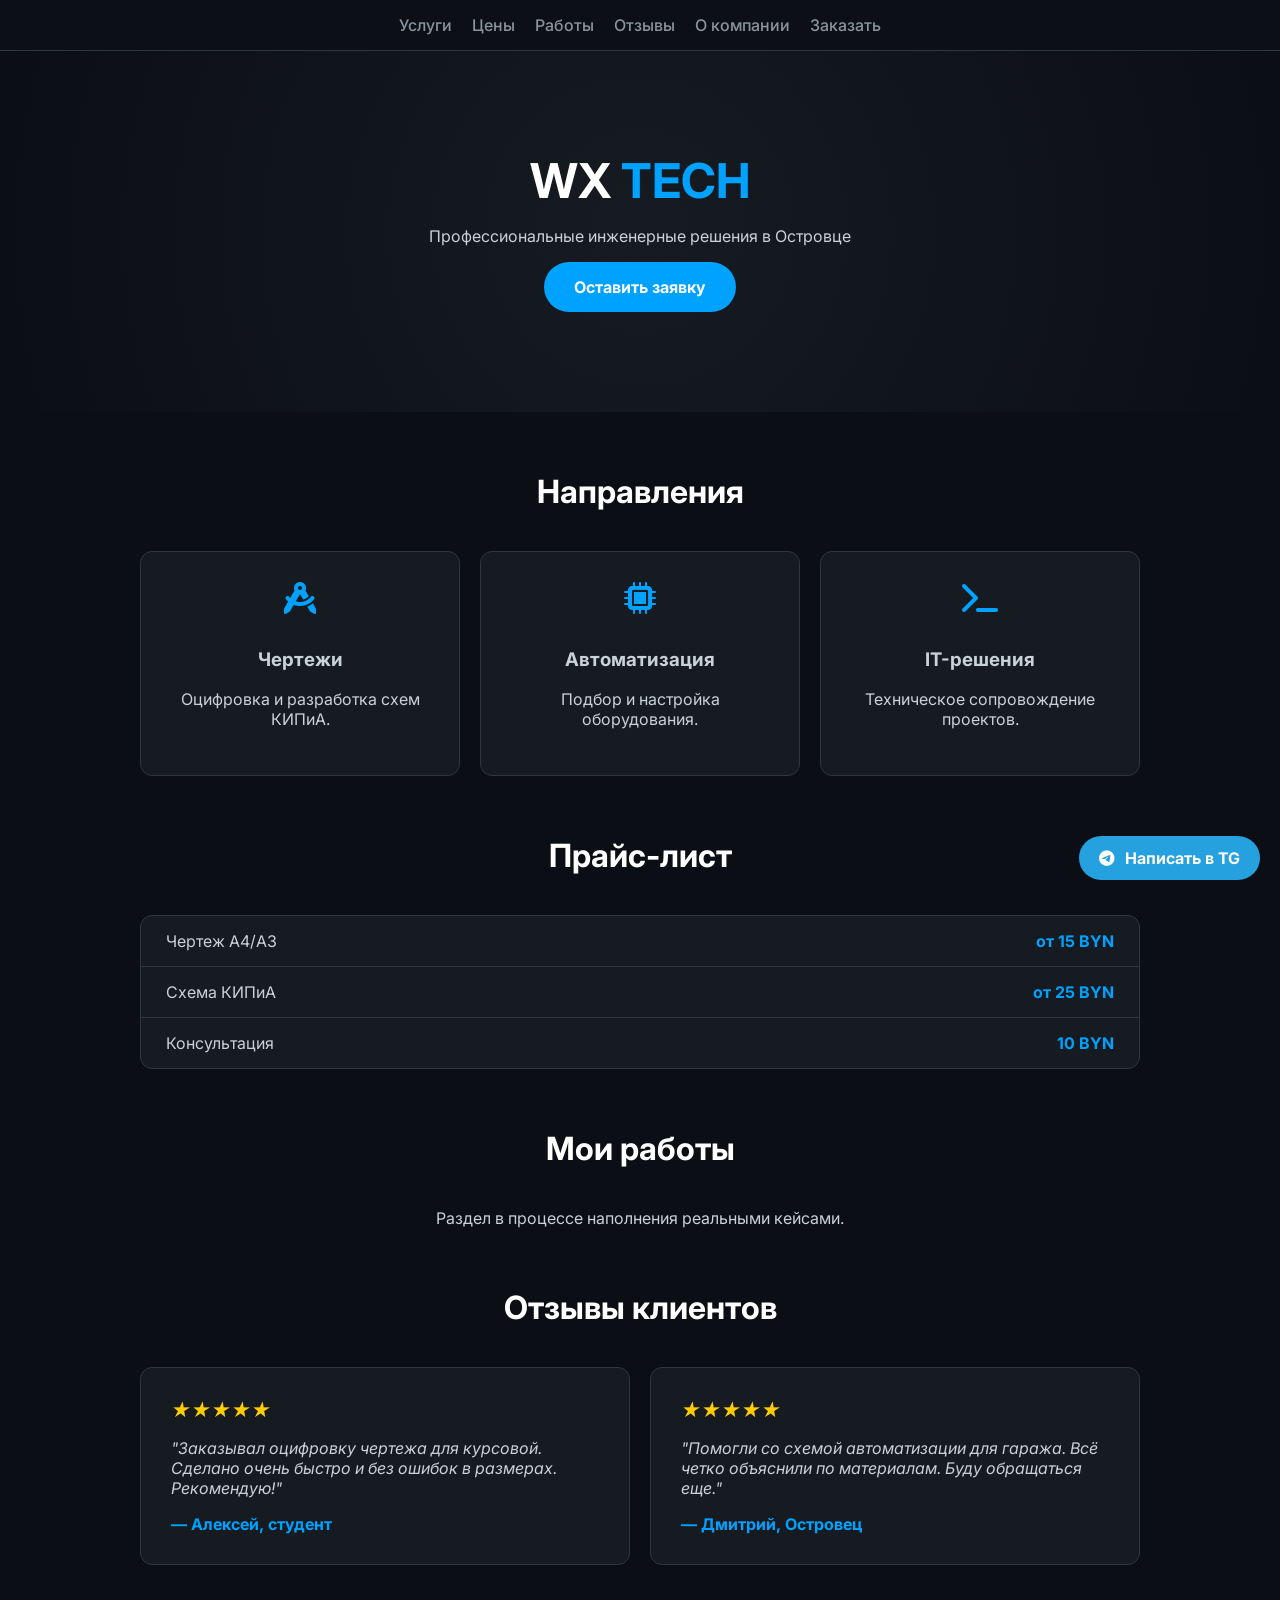
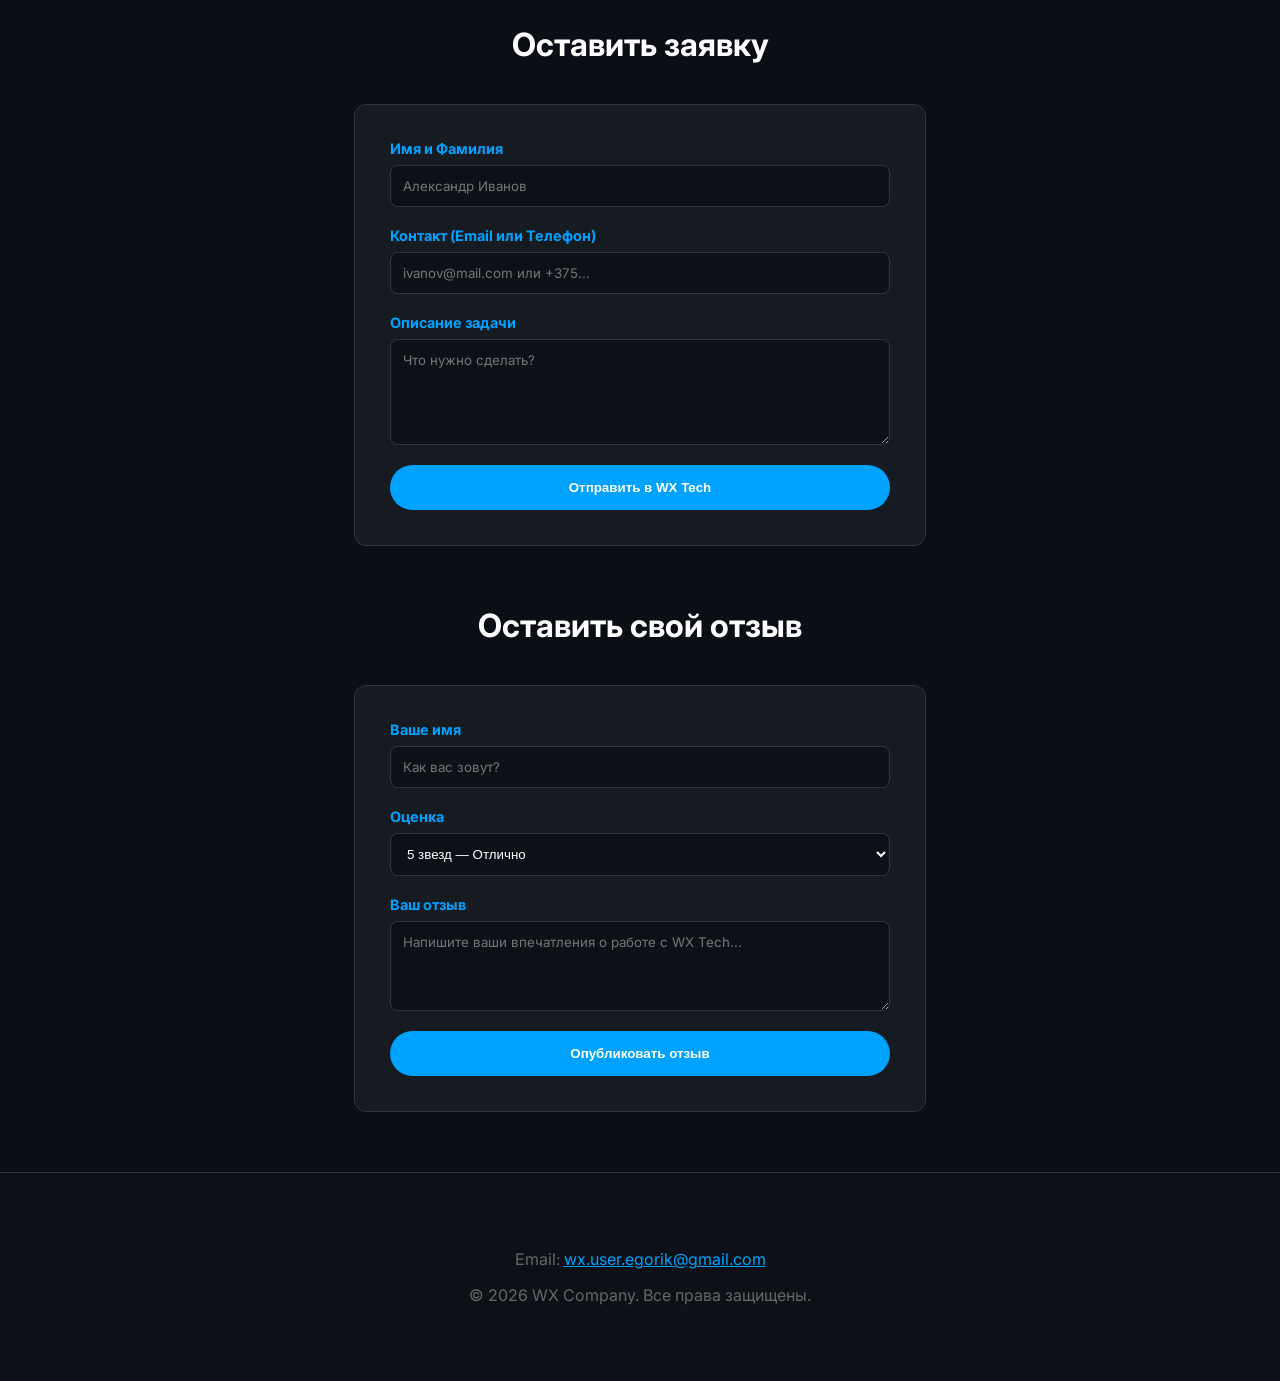
<file: index.html>
<!DOCTYPE html>
<html lang="ru">
<head>
    <meta charset="UTF-8">
    <meta name="viewport" content="width=device-width, initial-scale=1.0">
    <title>WX Tech | Чертежи на заказ и КИПиА в Островце</title>
    <meta name="description" content="WX Tech — проектирование, оцифровка чертежей и услуги КИПиА в Островце.">
    
    <link rel="stylesheet" href="https://cdnjs.cloudflare.com/ajax/libs/font-awesome/6.0.0/css/all.min.css">
    <link href="https://fonts.googleapis.com/css2?family=Inter:wght@300;400;700&display=swap" rel="stylesheet">
    
    <link rel="stylesheet" href="style.css">
</head>
<body>
    <nav>
        <a href="#services">Услуги</a>
        <a href="#price">Цены</a>
        <a href="#portfolio">Работы</a>
        <a href="#reviews">Отзывы</a>
        <a href="about.html">О компании</a> <a href="#contact-form">Заказать</a>
    </nav>

    <header>
        <h1>WX <span style="color: var(--main-blue);">TECH</span></h1>
        <p>Профессиональные инженерные решения в Островце</p>
        <a href="#contact-form" class="btn">Оставить заявку</a>
    </header>

    <div class="container" id="services">
        <h2 class="section-title">Направления</h2>
        <div class="card-grid">
            <div class="card"><i class="fas fa-drafting-compass"></i><h3>Чертежи</h3><p>Оцифровка и разработка схем КИПиА.</p></div>
            <div class="card"><i class="fas fa-microchip"></i><h3>Автоматизация</h3><p>Подбор и настройка оборудования.</p></div>
            <div class="card"><i class="fas fa-terminal"></i><h3>IT-решения</h3><p>Техническое сопровождение проектов.</p></div>
        </div>
    </div>

    <div class="container" id="price">
        <h2 class="section-title">Прайс-лист</h2>
        <div class="price-table">
            <div class="price-item"><span>Чертеж А4/А3</span><span class="cost">от 15 BYN</span></div>
            <div class="price-item"><span>Схема КИПиА</span><span class="cost">от 25 BYN</span></div>
            <div class="price-item"><span>Консультация</span><span class="cost">10 BYN</span></div>
        </div>
    </div>

    <div class="container" id="portfolio">
        <h2 class="section-title">Мои работы</h2>
        <p>Раздел в процессе наполнения реальными кейсами.</p>
    </div>

    <div class="container" id="reviews">
        <h2 class="section-title">Отзывы клиентов</h2>
            <div class="card-grid">
                <div class="card review-card">
                    <div class="stars">★★★★★</div>
                        <p>"Заказывал оцифровку чертежа для курсовой. Сделано очень быстро и без ошибок в размерах. Рекомендую!"</p>
                        <span class="client-name">— Алексей, студент</span>
    </div>
        
        <div class="card review-card">
            <div class="stars">★★★★★</div>
            <p>"Помогли со схемой автоматизации для гаража. Всё четко объяснили по материалам. Буду обращаться еще."</p>
            <span class="client-name">— Дмитрий, Островец</span>
        </div>
        </div>
    </div>



    <div class="container" id="contact-form">
        <h2 class="section-title">Оставить заявку</h2>
        <div class="form-container">
            <form action="https://formspree.io/f/xlgalrjq" method="POST">
                <div class="form-group">
                    <label>Имя и Фамилия</label>
                    <input type="text" name="name" placeholder="Александр Иванов" required pattern="^[А-Яа-яЁёA-Za-z]+\s[А-Яа-яЁёA-Za-z]+$">
                </div>
                <div class="form-group">
                    <label>Контакт (Email или Телефон)</label>
                    <input type="text" name="contact" placeholder="ivanov@mail.com или +375..." required minlength="7">
                </div>
                <div class="form-group">
                    <label>Описание задачи</label>
                    <textarea name="message" rows="5" placeholder="Что нужно сделать?" required minlength="10"></textarea>
                </div>
                <button type="submit" class="btn" style="width: 100%;">Отправить в WX Tech</button>
            </form>
        </div>
    </div>

    <div class="container" id="add-review">
        <h2 class="section-title">Оставить свой отзыв</h2>
            <div class="form-container">
                <form action="https://formspree.io/f/xwvazvny" method="POST">
                <div class="form-group">
                    <label>Ваше имя</label>
                    <input type="text" name="client_name" placeholder="Как вас зовут?" required pattern="^[А-Яа-яЁёA-Za-z]+\s[А-Яа-яЁёA-Za-z]+$">
                </div>
                <div class="form-group">
                    <label>Оценка</label>
                    <select name="rating" style="width: 100%; padding: 12px; background: #0d1117; border: 1px solid #30363d; border-radius: 8px; color: white;">
                        <option value="5">5 звезд — Отлично</option>
                        <option value="4">4 звезды — Хорошо</option>
                        <option value="3">3 звезды — Удовлетворительно</option>
                        <option value="2">2 звезды — Плохо</option>
                        <option value="1">1 звезда — Ужасно</option>
                    </select>
                </div>
                <div class="form-group">
                    <label>Ваш отзыв</label>
                    <textarea name="review_text" rows="4" placeholder="Напишите ваши впечатления о работе с WX Tech..." required minlength="10"></textarea>
                </div>
                    <button type="submit" class="btn" style="width: 100%;">Опубликовать отзыв</button>
                </form>
            </div>
    </div>

    <footer>
        <p>Email: <a href="mailto:wx.user.egorik@gmail.com" style="color: var(--main-blue);">wx.user.egorik@gmail.com</a></p>
        <p>&copy; 2026 WX Company. Все права защищены.</p>
    </footer>

    <a href="https://t.me/user_egor" class="tg-button" target="_blank">
        <i class="fab fa-telegram-plane"></i> <span>Написать в TG</span>
    </a>
</body>
</html>
</file>
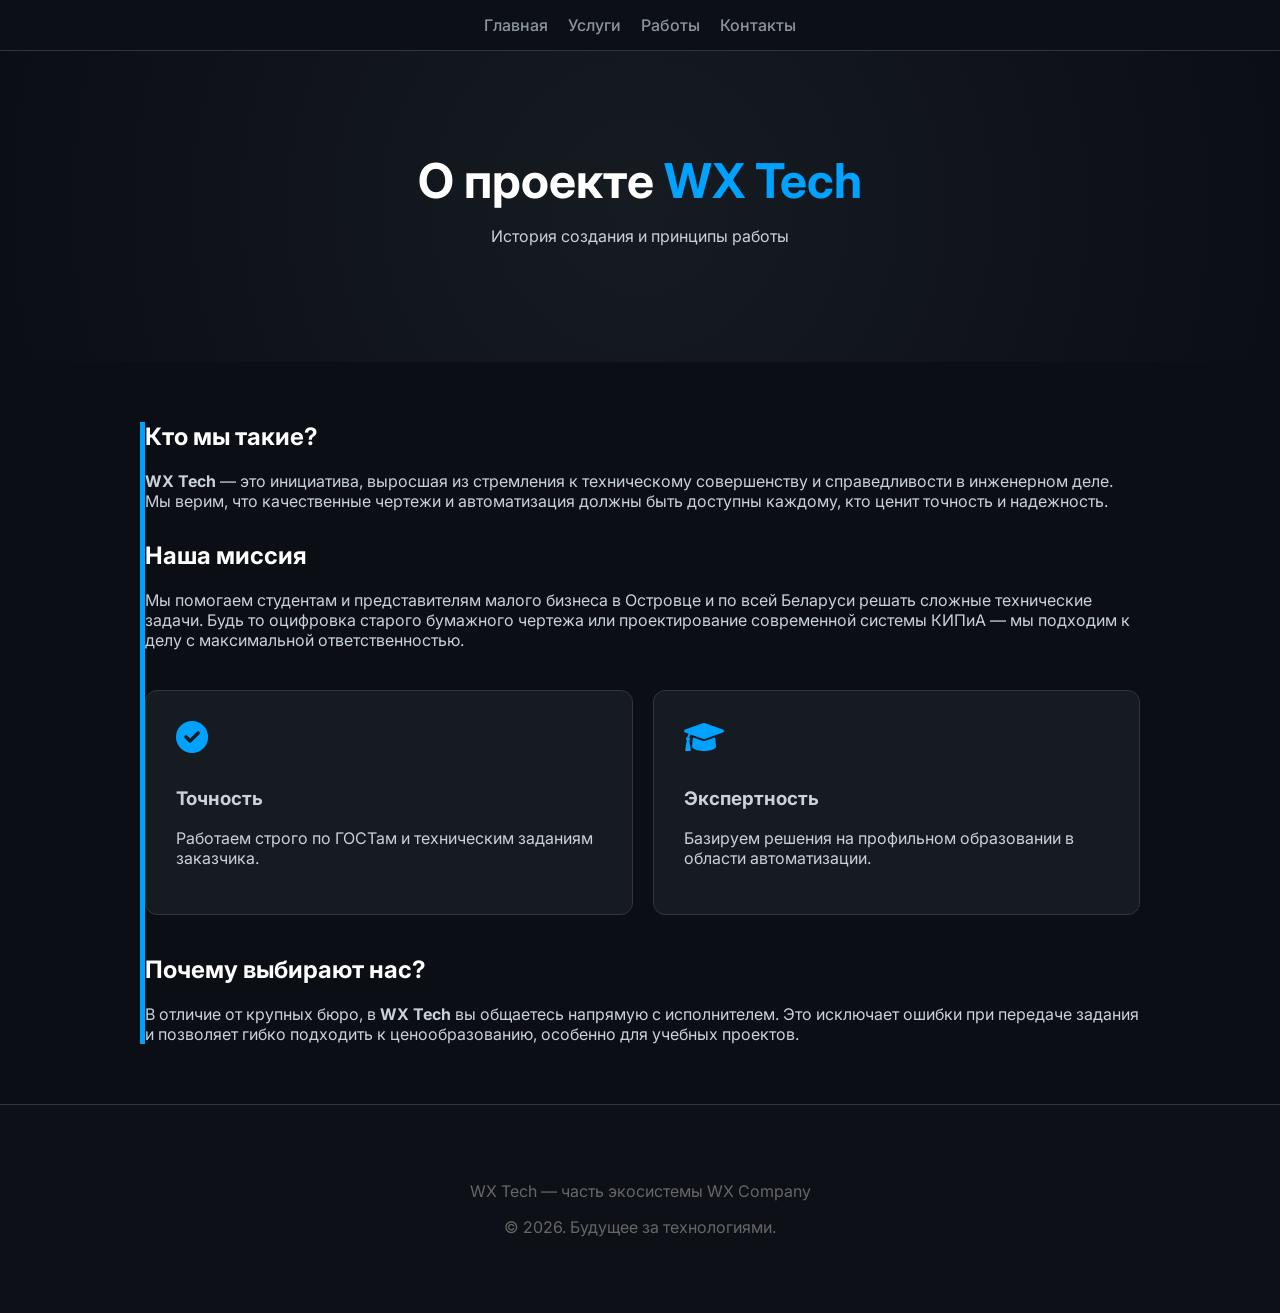
<file: about.html>
<!DOCTYPE html>
<html lang="ru">
<head>
    <meta charset="UTF-8">
    <meta name="viewport" content="width=device-width, initial-scale=1.0">
    <title>О компании | WX Tech</title>
    <link rel="stylesheet" href="https://cdnjs.cloudflare.com/ajax/libs/font-awesome/6.0.0/css/all.min.css">
    <link href="https://fonts.googleapis.com/css2?family=Inter:wght@300;400;700&display=swap" rel="stylesheet">
    <link rel="stylesheet" href="style.css">
</head>
<body>

    <nav>
        <a href="index.html">Главная</a>
        <a href="index.html#services">Услуги</a>
        <a href="index.html#portfolio">Работы</a>
        <a href="mailto:wx.user.egorik@gmail.com">Контакты</a>
    </nav>

    <header>
        <h1>О проекте <span style="color: var(--main-blue);">WX Tech</span></h1>
        <p>История создания и принципы работы</p>
    </header>

    <div class="container">
        <div class="about-box" style="text-align: left; border-left: 5px solid var(--main-blue);">
            <h2 style="color: #fff;">Кто мы такие?</h2>
            <p><strong>WX Tech</strong> — это инициатива, выросшая из стремления к техническому совершенству и справедливости в инженерном деле. Мы верим, что качественные чертежи и автоматизация должны быть доступны каждому, кто ценит точность и надежность.</p>
            
            <h2 style="color: #fff; margin-top: 30px;">Наша миссия</h2>
            <p>Мы помогаем студентам и представителям малого бизнеса в Островце и по всей Беларуси решать сложные технические задачи. Будь то оцифровка старого бумажного чертежа или проектирование современной системы КИПиА — мы подходим к делу с максимальной ответственностью.</p>

            <div class="card-grid" style="margin-top: 40px;">
                <div class="card">
                    <i class="fas fa-check-circle"></i>
                    <h3>Точность</h3>
                    <p>Работаем строго по ГОСТам и техническим заданиям заказчика.</p>
                </div>
                <div class="card">
                    <i class="fas fa-graduation-cap"></i>
                    <h3>Экспертность</h3>
                    <p>Базируем решения на профильном образовании в области автоматизации.</p>
                </div>
            </div>

            <h2 style="color: #fff; margin-top: 40px;">Почему выбирают нас?</h2>
            <p>В отличие от крупных бюро, в <strong>WX Tech</strong> вы общаетесь напрямую с исполнителем. Это исключает ошибки при передаче задания и позволяет гибко подходить к ценообразованию, особенно для учебных проектов.</p>
        </div>
    </div>

    <footer>
        <p>WX Tech — часть экосистемы WX Company</p>
        <p>&copy; 2026. Будущее за технологиями.</p>
    </footer>

</body>
</html>
</file>
<file: style.css>
:root { 
            --main-blue: #00a2ff; 
            --bg: #0b0e14; 
            --card-bg: #161b22; 
            --text: #c9d1d9; 
        }

        body { 
            font-family: 'Inter', sans-serif; 
            background: var(--bg); 
            color: var(--text); 
            margin: 0; 
            scroll-behavior: smooth; 
        }
        
        nav { 
            background: rgba(13, 17, 23, 0.95); 
            padding: 15px; 
            display: flex; 
            justify-content: center; 
            gap: 20px; 
            position: sticky; 
            top: 0; 
            z-index: 1000;
            border-bottom: 1px solid #30363d;
            backdrop-filter: blur(10px);
        }

        nav a { color: #8b949e; text-decoration: none; font-weight: 500; transition: 0.3s; }
        nav a:hover { color: var(--main-blue); }

        header { padding: 100px 20px; text-align: center; background: radial-gradient(circle at center, #161b22 0%, #0b0e14 100%); }
        h1 { font-size: 3rem; margin: 0; color: #fff; }

        .container { max-width: 1000px; margin: 60px auto; padding: 0 20px; text-align: center; }
        .section-title { font-size: 2rem; margin-bottom: 40px; color: #fff; }

        /* Сетка услуг и портфолио */
        .card-grid { display: grid; grid-template-columns: repeat(auto-fit, minmax(280px, 1fr)); gap: 20px; }
        .card { background: var(--card-bg); padding: 30px; border-radius: 12px; border: 1px solid #30363d; transition: 0.3s; }
        .card:hover { transform: translateY(-5px); border-color: var(--main-blue); }
        .card i { font-size: 2rem; color: var(--main-blue); margin-bottom: 15px; }

        /* ПРАЙС-ЛИСТ */
        .price-table { background: var(--card-bg); border-radius: 12px; border: 1px solid #30363d; overflow: hidden; text-align: left; }
        .price-item { display: flex; justify-content: space-between; padding: 15px 25px; border-bottom: 1px solid #30363d; }
        .price-item:last-child { border-bottom: none; }
        .cost { color: var(--main-blue); font-weight: bold; }

        /* ФОРМА (ИСПРАВЛЕННАЯ) */
        .form-container { 
            background: var(--card-bg); 
            padding: 35px; 
            border-radius: 12px; 
            border: 1px solid #30363d; 
            max-width: 500px; 
            margin: 0 auto; 
            text-align: left;
        }
        .form-group { margin-bottom: 20px; width: 100%; }
        .form-group label { display: block; margin-bottom: 8px; color: var(--main-blue); font-weight: bold; font-size: 0.9rem; }
        .form-group input, .form-group textarea { 
            width: 100%; 
            padding: 12px; 
            background: #0d1117; 
            border: 1px solid #30363d; 
            border-radius: 8px; 
            color: white; 
            font-family: inherit; 
            box-sizing: border-box; 
            display: block;
        }
        .form-group input:focus, .form-group textarea:focus { border-color: var(--main-blue); outline: none; }

        .btn { 
            display: inline-block; background: var(--main-blue); color: white; padding: 15px 30px; 
            border-radius: 50px; text-decoration: none; font-weight: bold; transition: 0.3s; border: none; cursor: pointer;
        }
        .btn:hover { transform: scale(1.05); background: #0088d9; }

        footer { padding: 60px 20px; background: #0d1117; border-top: 1px solid #30363d; text-align: center; color: #666; }
        
        /* Кнопка TG */
        .tg-button {position: fixed; bottom: 20px; right: 20px; background: #24A1DE; color: white; padding: 12px 20px; border-radius: 50px; text-decoration: none; font-weight: bold; display: flex; align-items: center; gap: 10px; z-index: 2000; }

        .review-card {
            font-style: italic;
            text-align: left !important;
        }

        .stars {
            color: #ffcc00; /* Золотой цвет для звезд */
            margin-bottom: 10px;
            font-size: 1.2rem;
        }

        .client-name {
            display: block;
            margin-top: 15px;
            color: var(--main-blue);
            font-weight: bold;
            font-style: normal;
        }

        select:focus {
            border-color: var(--main-blue) !important;
            outline: none;
        }
</file>
